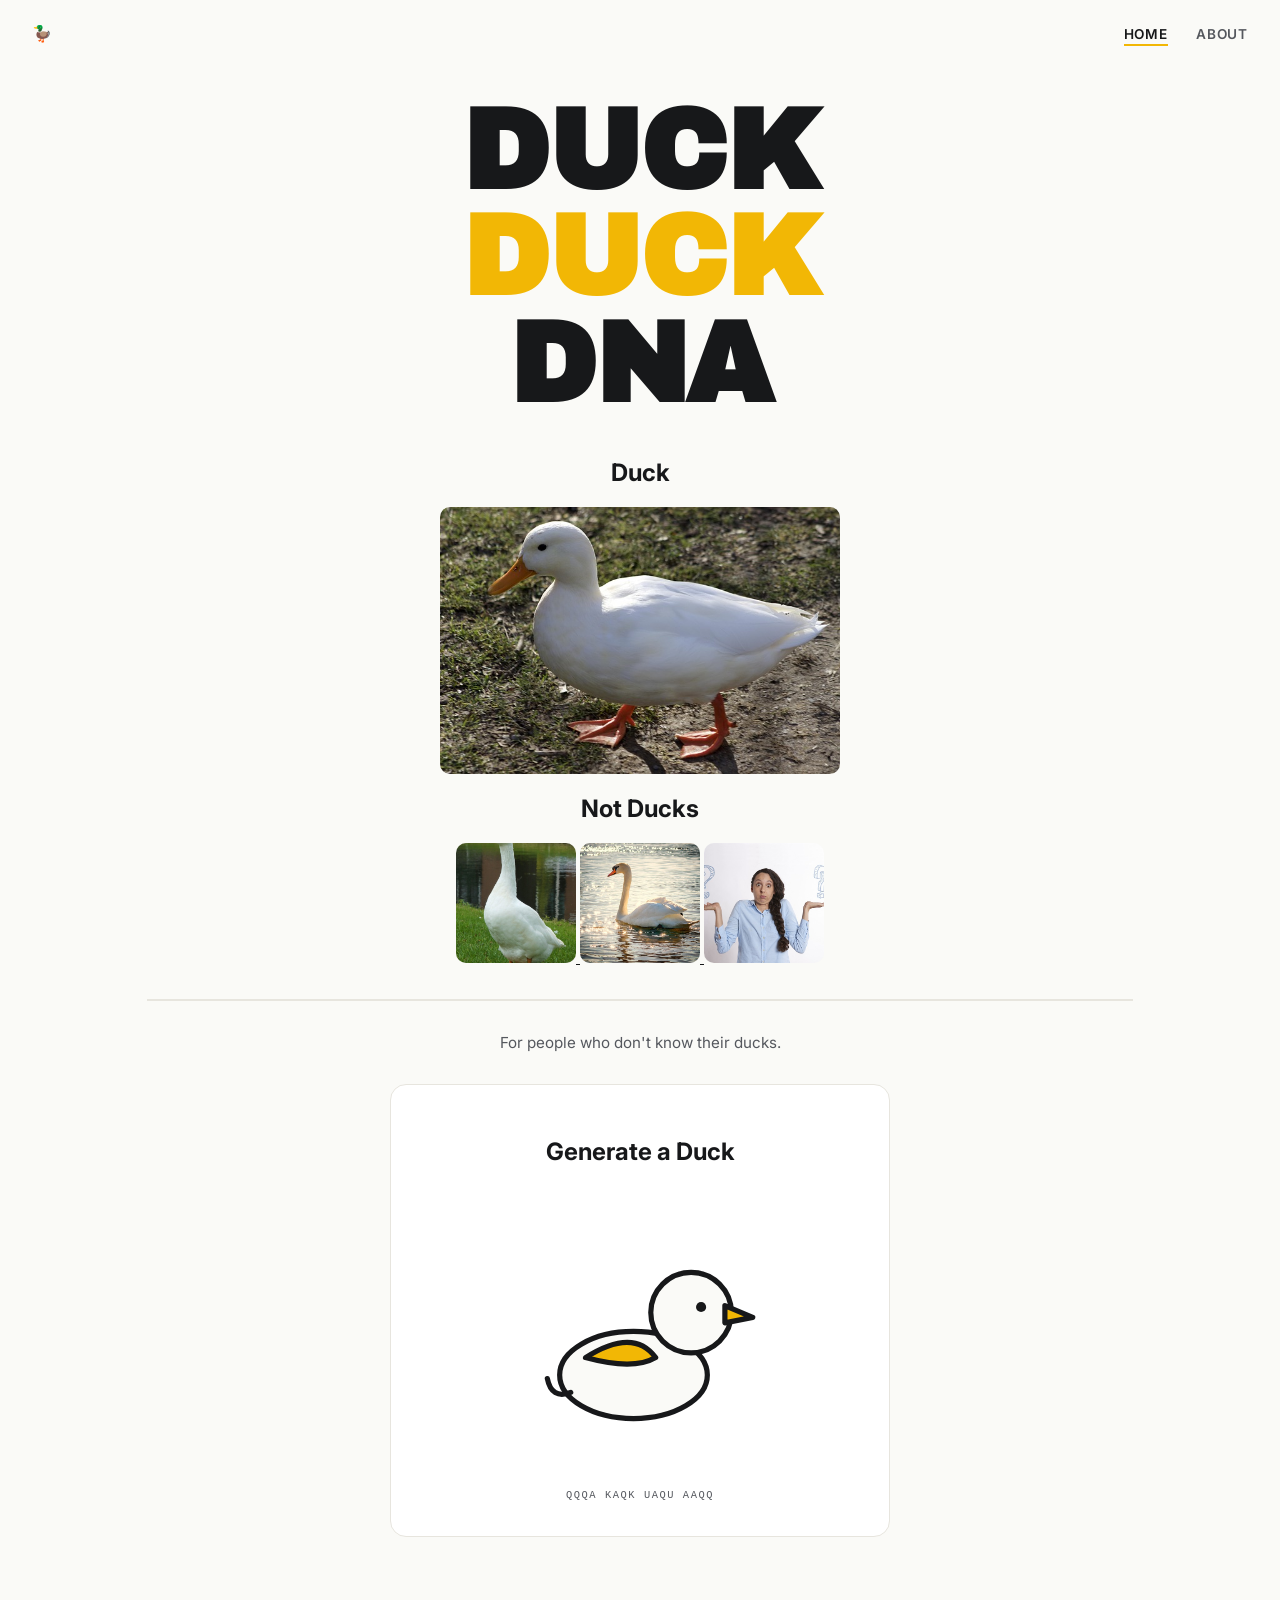
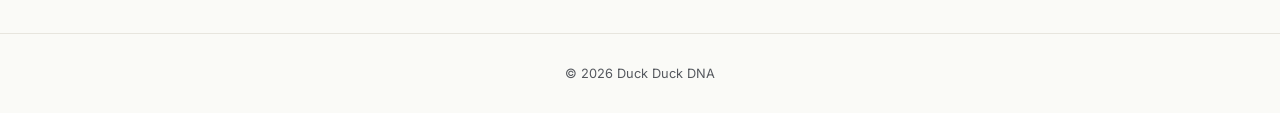
<file: index.html>
<!DOCTYPE html>
<html lang="en">
<head>
<meta charset="UTF-8">
<meta name="viewport" content="width=device-width, initial-scale=1.0">
<title>Duck Duck DNA</title>
<link rel="preconnect" href="https://fonts.googleapis.com">
<link href="https://fonts.googleapis.com/css2?family=Archivo+Black&family=Inter:wght@400;600&display=swap" rel="stylesheet">
<link rel="stylesheet" href="css/style.css">
</head>
<body>

<nav class="nav">
  <a class="nav-mark" href="index.html">🦆</a>
  <button class="nav-toggle" id="navToggle" aria-label="Toggle menu" aria-expanded="false">☰</button>
  <ul class="nav-links" id="navLinks">
    <li><a href="index.html" aria-current="page">Home</a></li>
    <li><a href="about.html">About</a></li>
  </ul>
</nav>

<main class="hero">
  <h1 class="hero-title">DUCK<br><span class="accent">DUCK</span><br>DNA</h1>

<br/>
<h2>Duck</h2>
  
 <div class="duck-image">
   <a href="duck.html">
     <img src="/images/duck.jpg" alt="White duck" class="duck-photo">
   </a>
</div>

<h2>Not Ducks</h2>

<div class="not-ducks-grid">
  <a href="goose.html">
    <img src="/images/goose.jpg" alt="Goose">
  </a>

  <a href="swan.html">
    <img src="/images/swan.jpg" alt="Swan">
  </a>

  <a href="mystery.html">
    <img src="/images/mystery.jpg" alt="Mystery">
  </a>
</div>
  
<hr>
  
<p class="hero-sub">
  For people who don't know their ducks.
</p>

  
<div class="duck-generator-card">
<h2>Generate a Duck</h2>  
  <div class="duck-wrap" id="duckWrap" title="Click for a new duck">
  </div>
  
  <p class="hero-sub" id="seqOut" style="font-family: monospace; letter-spacing: 0.15em; min-height: 1.2em;"></p> 

</div>

</main>

<footer>&copy; <span id="year"></span> Duck Duck DNA</footer>

<script src="js/main.js"></script>
</body>
</html>
</file>
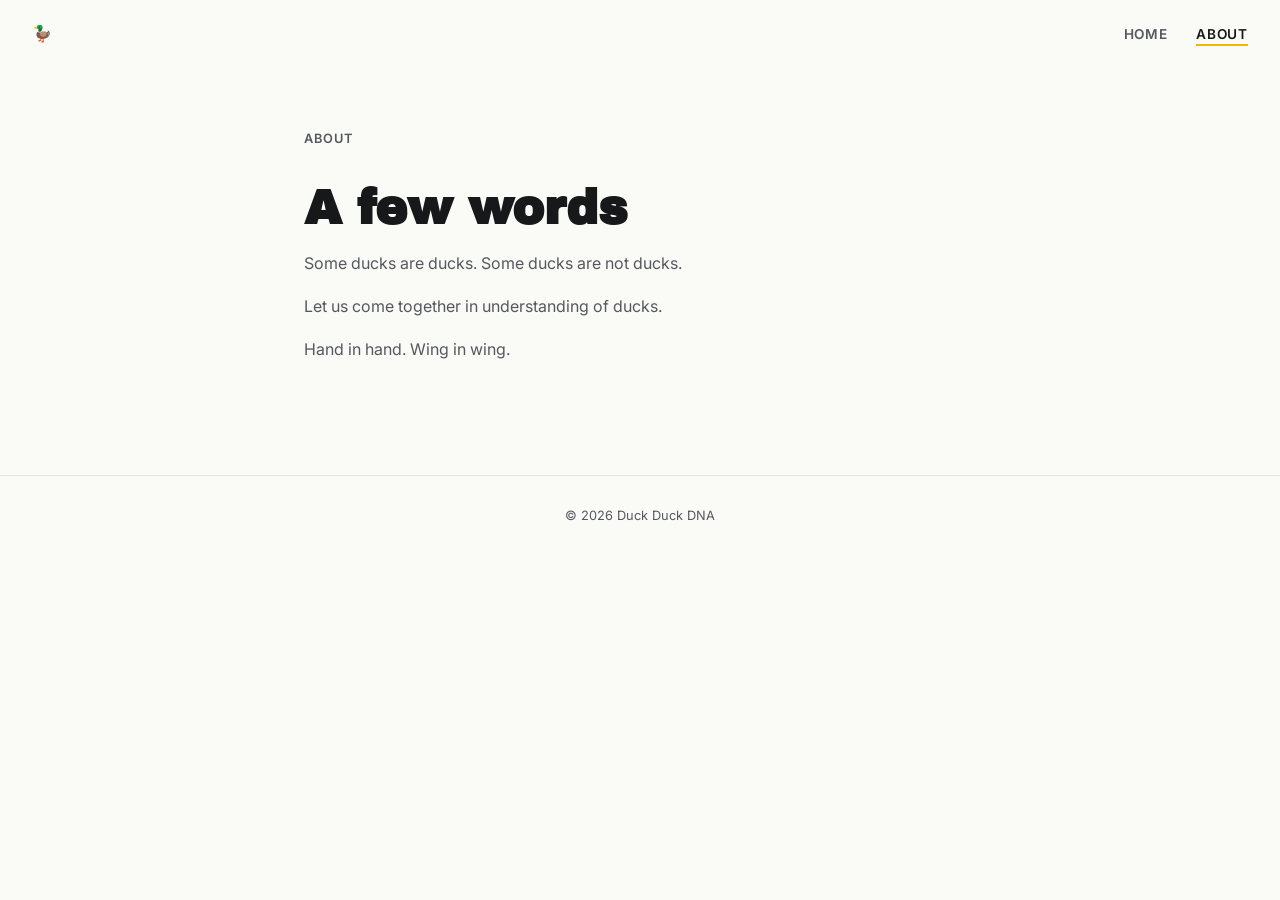
<file: about.html>
<!DOCTYPE html>
<html lang="en">
<head>
<meta charset="UTF-8">
<meta name="viewport" content="width=device-width, initial-scale=1.0">
<title>About — Duck Duck DNA</title>
<link rel="preconnect" href="https://fonts.googleapis.com">
<link href="https://fonts.googleapis.com/css2?family=Archivo+Black&family=Inter:wght@400;600&display=swap" rel="stylesheet">
<link rel="stylesheet" href="css/style.css">
</head>
<body>

<nav class="nav">
  <a class="nav-mark" href="index.html">🦆</a>
  <button class="nav-toggle" id="navToggle" aria-label="Toggle menu" aria-expanded="false">☰</button>
  <ul class="nav-links" id="navLinks">
    <li><a href="index.html">Home</a></li>
    <li><a href="about.html" aria-current="page">About</a></li>
  </ul>
</nav>

<main class="page">
  <p class="kicker">About</p>
  <h1>A few words</h1>
  <p>Some ducks are ducks. Some ducks are not ducks.</p>
  <p>Let us come together in understanding of ducks.</p>
  <p>Hand in hand. Wing in wing.</p>
</main>

<footer>&copy; <span id="year"></span> Duck Duck DNA</footer>

<script src="js/main.js"></script>
</body>
</html>
</file>
<file: css/style.css>
:root {
  --paper: #FAFAF7;
  --ink: #17181A;
  --ink-soft: #55585E;
  --yolk: #F2B705;
  --line: #E7E5DE;
  --font-display: 'Archivo Black', 'Helvetica Neue', Arial, sans-serif;
  --font-body: 'Inter', 'Helvetica Neue', Arial, sans-serif;
}

* { box-sizing: border-box; }

html { scroll-behavior: smooth; }

body {
  margin: 0;
  background: var(--paper);
  color: var(--ink);
  font-family: var(--font-body);
  -webkit-font-smoothing: antialiased;
}

a { color: inherit; }

/* Nav */
.nav {
  display: flex;
  justify-content: space-between;
  align-items: center;
  padding: 1.5rem 2rem;
  font-family: var(--font-body);
  font-weight: 600;
  font-size: 0.85rem;
  letter-spacing: 0.06em;
  text-transform: uppercase;
}

.nav-mark {
  font-family: var(--font-display);
  font-size: 1rem;
  text-decoration: none;
}

.nav-links {
  display: flex;
  gap: 1.75rem;
  list-style: none;
  margin: 0;
  padding: 0;
}

.nav-links a {
  text-decoration: none;
  color: var(--ink-soft);
  border-bottom: 2px solid transparent;
  padding-bottom: 2px;
  transition: color 0.15s ease, border-color 0.15s ease;
}

.nav-links a:hover,
.nav-links a[aria-current="page"] {
  color: var(--ink);
  border-color: var(--yolk);
}

.nav-toggle {
  display: none;
  background: none;
  border: none;
  cursor: pointer;
}

/* Hero (homepage) */
.hero {
  min-height: calc(100vh - 76px);
  display: flex;
  flex-direction: column;
  align-items: center;
  justify-content: center;
  text-align: center;
  padding: 2rem 1.5rem 4rem;
}

.hero-title {
  font-family: var(--font-display);
  font-size: clamp(2.75rem, 10vw, 7rem);
  line-height: 0.95;
  margin: 0;
  letter-spacing: -0.01em;
}

.hero-title .accent {
  color: var(--yolk);
}

.duck-wrap {
  margin: 2.5rem 0 0.5rem;
  cursor: pointer;
}

.duck-wrap svg {
    transition: transform .15s ease;
}

.duck-wrap:hover svg {
    transform: scale(1.05);
}

.duck {
  width:clamp(180px,24vw,260px);
  height: auto;
  animation: duck-in 0.25s ease;
}

.duck path,
.duck circle,
.duck ellipse {
  transition: transform 0.4s ease;
  transform-origin: center;
}

.duck:hover .duck-wing {
  transform: rotate(-8deg) translateY(-2px);
}

@keyframes duck-in {
  from { opacity: 0; transform: scale(0.94); }
  to { opacity: 1; transform: scale(1); }
}

.duck-photo {
    display: block;
    max-width: 100%;
    height: auto;
}

.hero-sub {
  font-size: 0.95rem;
  color: var(--ink-soft);
  max-width: 30ch;
  margin: 0;
}

.hero-sub button {
  background: none;
  border: none;
  font: inherit;
  color: var(--ink);
  text-decoration: underline;
  text-decoration-color: var(--yolk);
  text-decoration-thickness: 2px;
  cursor: pointer;
  padding: 0;
}

/* Generic page layout */
.page {
  max-width: 720px;
  margin: 0 auto;
  padding: 3rem 1.5rem 6rem;
}

.page h1 {
  font-family: var(--font-display);
  font-size: clamp(2rem, 5vw, 3rem);
  margin-bottom: 0.25rem;
}

.page .kicker {
  text-transform: uppercase;
  letter-spacing: 0.08em;
  font-size: 0.8rem;
  color: var(--ink-soft);
  font-weight: 600;
}

.page p {
  line-height: 1.7;
  color: var(--ink-soft);
}

footer {
  text-align: center;
  padding: 2rem;
  font-size: 0.8rem;
  color: var(--ink-soft);
  border-top: 1px solid var(--line);
}

@media (max-width: 640px) {
  .nav-toggle { display: block; }
  .nav-links {
    position: fixed;
    inset: 0 0 auto 0;
    background: var(--paper);
    flex-direction: column;
    padding: 5rem 2rem 2rem;
    gap: 1.5rem;
    font-size: 1.1rem;
    transform: translateY(-110%);
    transition: transform 0.25s ease;
  }
  .nav-links.open { transform: translateY(0); }
}

@media (prefers-reduced-motion: reduce) {
  * { transition: none !important; scroll-behavior: auto !important; }
}

#wiki-summary {
    border: 1px solid #ccc;
    border-radius: 8px;
    padding: 20px;
    max-width: 700px;
    background: #fafafa;
}

#wiki-summary img {
    float: right;
    margin-left: 20px;
    border-radius: 6px;
}

#wiki-summary::after {
    content: "";
    display: block;
    clear: both;
}


@media (max-width:700px){

.not-ducks-grid{
    flex-direction:column;
    align-items:center;
}

}

.not-ducks-grid img {
  width: 120px;
  height: 120px;
  object-fit: cover;
  aspect-ratio: 1 / 1;
  border-radius: 10px;
}


/* Responsive mobile layout */
@media (max-width: 700px) {
  .not-ducks-grid {
    grid-template-columns: 1fr;
  }
}


#seqOut {
    margin: 1rem auto 0;
    width: 100%;
    font-family: monospace;
    font-size: 0.65rem;
    text-align: center;
    letter-spacing: .12em;
    line-height: 1.8;
    overflow-wrap: anywhere;
}

hr {
  width: 80%;
  border: 0;
  border-top: 2px solid var(--line);
  margin: 2rem auto;
}

.duck-generator-card {
  width: min(90%, 500px);
  margin: 2rem auto;
  padding: 2rem;
  border: 1px solid var(--line);
  border-radius: 16px;
  background: white;
  text-align: center;
}

.duck-photo,
.duck-images {
    width: min(400px, 90vw);
    height: auto;
    display: block;
    margin: 0 auto;
    border-radius: 10px;
}
</file>
